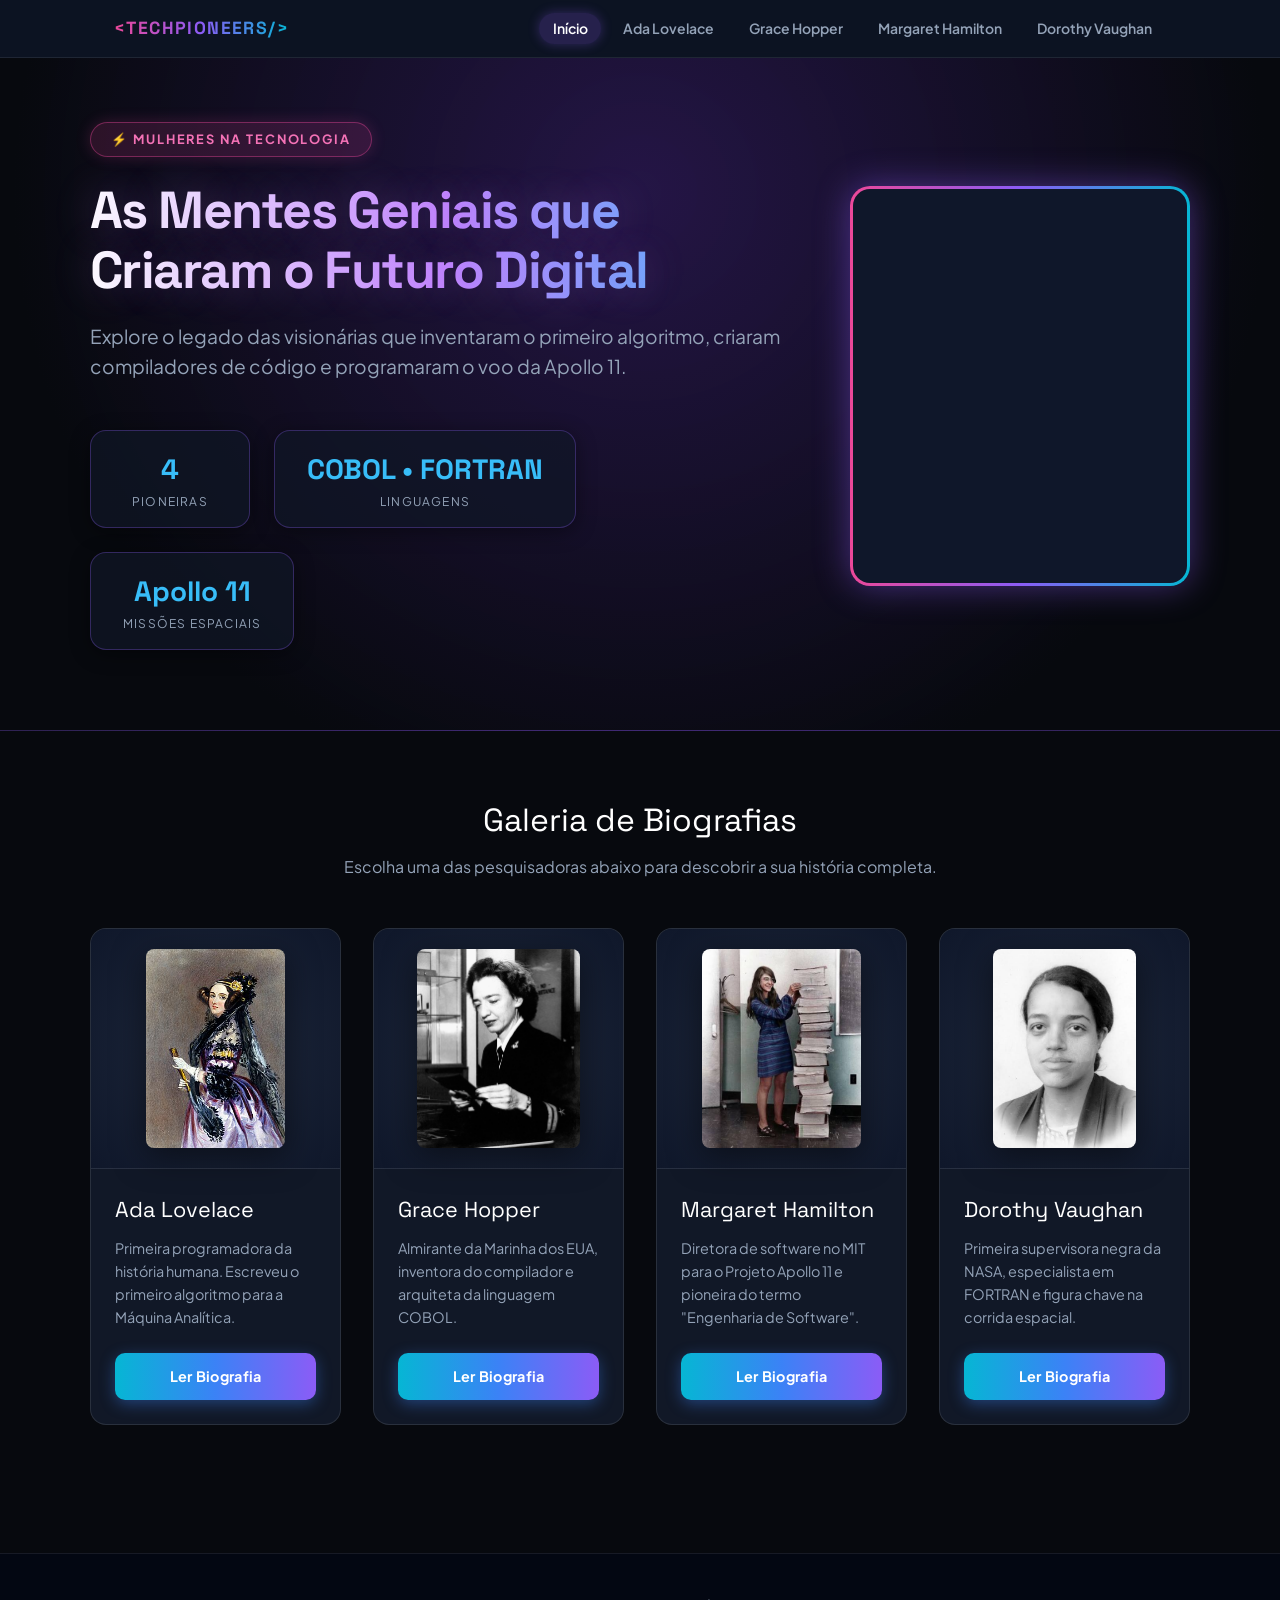
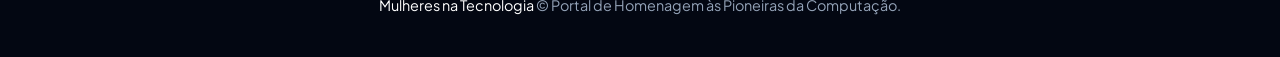
<file: index.html>
<!DOCTYPE html>
<html lang="pt-br">
<head>
    <meta charset="UTF-8">
    <meta name="viewport" content="width=device-width, initial-scale=1.0">
    <title>Mulheres na Tecnologia | Arquivo Histórico</title>
    <link rel="stylesheet" href="reset.css">
    <link rel="stylesheet" href="style.css">
</head>
<body>

    <!-- Barra Superior -->
    <header class="top-bar">
        <div class="top-bar-container">
            <a href="index.html" class="top-brand">&lt;TechPioneers/&gt;</a>
            <nav class="main-nav">
                <ul>
                    <li><a href="index.html" class="active">Início</a></li>
                    <li><a href="ada.html">Ada Lovelace</a></li>
                    <li><a href="grace.html">Grace Hopper</a></li>
                    <li><a href="margareth.html">Margaret Hamilton</a></li>
                    <li><a href="dorothy.html">Dorothy Vaughan</a></li>
                </ul>
            </nav>
        </div>
    </header>

    <!-- Hero Header com Carrossel em Looping ao Lado do Texto -->
    <section class="hero-header">
        <div class="hero-container">
            <div class="hero-content-wrapper">
                
                <!-- Lado Esquerdo: Texto e Métricas -->
                <div class="hero-text-side">
                    <span class="hero-tag">&#x26A1; Mulheres na Tecnologia</span>
                    <h1 class="hero-title">As Mentes Geniais que Criaram o Futuro Digital</h1>
                    <p class="hero-subtitle">
                        Explore o legado das visionárias que inventaram o primeiro algoritmo, criaram compiladores de código e programaram o voo da Apollo 11.
                    </p>
                    
                    <div class="hero-stats">
                        <div class="stat-item">
                            <span class="stat-number">4</span>
                            <span class="stat-label">Pioneiras</span>
                        </div>
                        <div class="stat-item">
                            <span class="stat-number">COBOL &bull; FORTRAN</span>
                            <span class="stat-label">Linguagens</span>
                        </div>
                        <div class="stat-item">
                            <span class="stat-number">Apollo 11</span>
                            <span class="stat-label">Missões Espaciais</span>
                        </div>
                    </div>
                </div>

                <!-- Lado Direito: Carrossel de Imagens em Looping -->
                <div class="carousel-box">
                    <div class="carousel-inner">
                        <img src="Ada_Lovelace_portrait.jpg" alt="Ada Lovelace" class="carousel-slide">
                        <img src="Grace-Murray-Hopper-Bureau-of-Ordnance-Computation-1946.webp" alt="Grace Hopper" class="carousel-slide">
                        <img src="images (1).jpeg" alt="Margaret Hamilton" class="carousel-slide">
                        <img src="images.jpeg" alt="Dorothy Vaughan" class="carousel-slide">
                    </div>
                </div>

            </div>
        </div>
    </section>

    <!-- Catálogo de Cartões -->
    <main class="page-container">
        <h2 class="section-title">Galeria de Biografias</h2>
        <p class="section-desc">Escolha uma das pesquisadoras abaixo para descobrir a sua história completa.</p>

        <div class="cards-grid">
            <article class="card-person">
                <div class="card-img-wrapper">
                    <img src="Ada_Lovelace_portrait.jpg" alt="Ada Lovelace" class="card-img">
                </div>
                <div class="card-body">
                    <h3>Ada Lovelace</h3>
                    <p>Primeira programadora da história humana. Escreveu o primeiro algoritmo para a Máquina Analítica.</p>
                    <a href="ada.html" class="btn-link">Ler Biografia</a>
                </div>
            </article>

            <article class="card-person">
                <div class="card-img-wrapper">
                    <img src="Grace-Murray-Hopper-Bureau-of-Ordnance-Computation-1946.webp" alt="Grace Murray Hopper" class="card-img">
                </div>
                <div class="card-body">
                    <h3>Grace Hopper</h3>
                    <p>Almirante da Marinha dos EUA, inventora do compilador e arquiteta da linguagem COBOL.</p>
                    <a href="grace.html" class="btn-link">Ler Biografia</a>
                </div>
            </article>

            <article class="card-person">
                <div class="card-img-wrapper">
                    <img src="images (1).jpeg" alt="Margaret Hamilton" class="card-img">
                </div>
                <div class="card-body">
                    <h3>Margaret Hamilton</h3>
                    <p>Diretora de software no MIT para o Projeto Apollo 11 e pioneira do termo "Engenharia de Software".</p>
                    <a href="margareth.html" class="btn-link">Ler Biografia</a>
                </div>
            </article>

            <article class="card-person">
                <div class="card-img-wrapper">
                    <img src="images.jpeg" alt="Dorothy Vaughan" class="card-img">
                </div>
                <div class="card-body">
                    <h3>Dorothy Vaughan</h3>
                    <p>Primeira supervisora negra da NASA, especialista em FORTRAN e figura chave na corrida espacial.</p>
                    <a href="dorothy.html" class="btn-link">Ler Biografia</a>
                </div>
            </article>
        </div>
    </main>

    <footer class="site-footer">
        <p><strong>Mulheres na Tecnologia</strong> &copy; Portal de Homenagem às Pioneiras da Computação.</p>
    </footer>

</body>
</html>
</file>
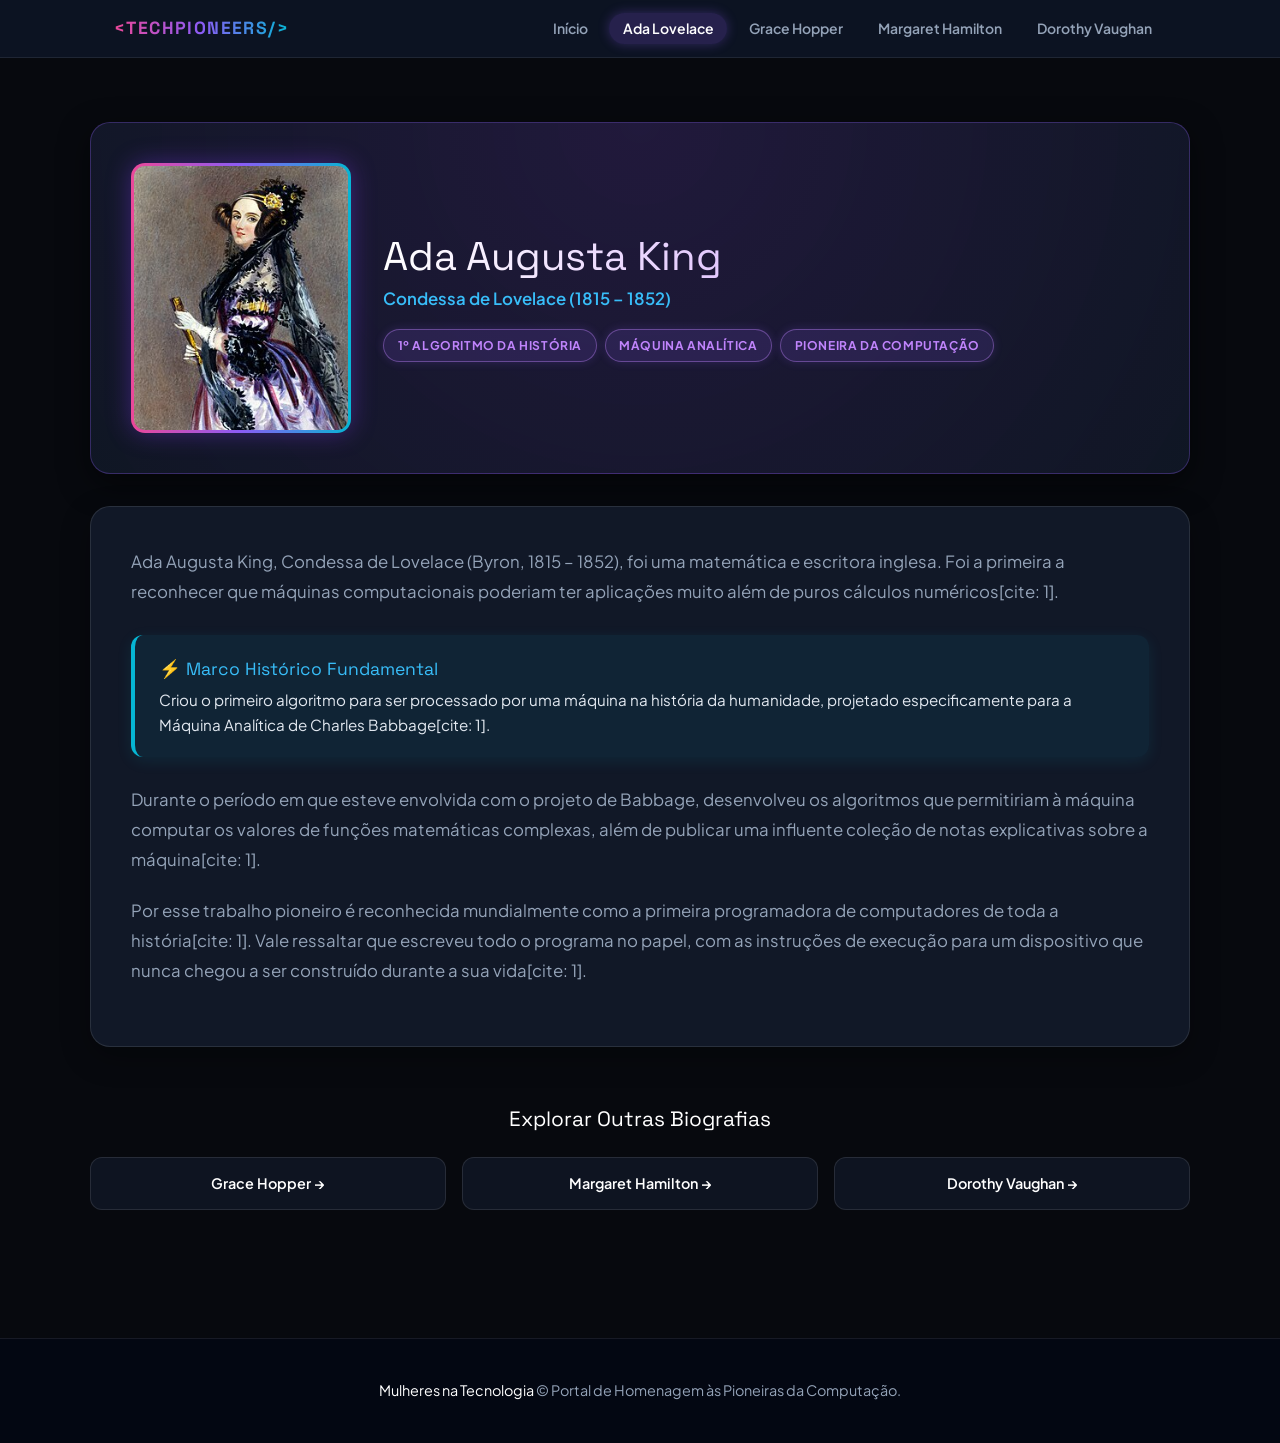
<file: ada.html>
<!DOCTYPE html>
<html lang="pt-br">
<head>
    <meta charset="UTF-8">
    <meta name="viewport" content="width=device-width, initial-scale=1.0">
    <title>Ada Lovelace | TechPioneers</title>
    <link rel="stylesheet" href="reset.css">
    <link rel="stylesheet" href="style.css">
</head>
<body>

    <header class="top-bar">
        <div class="top-bar-container">
            <a href="index.html" class="top-brand">&lt;TechPioneers/&gt;</a>
            <nav class="main-nav">
                <ul>
                    <li><a href="index.html">Início</a></li>
                    <li><a href="ada.html" class="active">Ada Lovelace</a></li>
                    <li><a href="grace.html">Grace Hopper</a></li>
                    <li><a href="margareth.html">Margaret Hamilton</a></li>
                    <li><a href="dorothy.html">Dorothy Vaughan</a></li>
                </ul>
            </nav>
        </div>
    </header>

    <main class="page-container">

        <!-- Hero Card do Perfil -->
        <div class="bio-hero">
            <div class="avatar-wrapper">
                <img src="Ada_Lovelace_portrait.jpg" alt="Ada Lovelace" class="profile-avatar-img">
            </div>
            <div class="bio-meta">
                <h1>Ada Augusta King</h1>
                <p class="bio-subtitle">Condessa de Lovelace (1815 &ndash; 1852)</p>
                <div class="badges">
                    <span class="badge-neon">1º Algoritmo da História</span>
                    <span class="badge-neon">Máquina Analítica</span>
                    <span class="badge-neon">Pioneira da Computação</span>
                </div>
            </div>
        </div>

        <!-- Conteúdo Biográfico detalhado -->
        <article class="bio-article">
            <p class="bio-paragraph">Ada Augusta King, Condessa de Lovelace (Byron, 1815 – 1852), foi uma matemática e escritora inglesa. Foi a primeira a reconhecer que máquinas computacionais poderiam ter aplicações muito além de puros cálculos numéricos[cite: 1].</p>

            <div class="highlight-box">
                <h3>&#x26A1; Marco Histórico Fundamental</h3>
                <p>Criou o primeiro algoritmo para ser processado por uma máquina na história da humanidade, projetado especificamente para a Máquina Analítica de Charles Babbage[cite: 1].</p>
            </div>

            <p class="bio-paragraph">Durante o período em que esteve envolvida com o projeto de Babbage, desenvolveu os algoritmos que permitiriam à máquina computar os valores de funções matemáticas complexas, além de publicar uma influente coleção de notas explicativas sobre a máquina[cite: 1].</p>

            <p class="bio-paragraph">Por esse trabalho pioneiro é reconhecida mundialmente como a primeira programadora de computadores de toda a história[cite: 1]. Vale ressaltar que escreveu todo o programa no papel, com as instruções de execução para um dispositivo que nunca chegou a ser construído durante a sua vida[cite: 1].</p>
        </article>

        <!-- Navegação Cruzada -->
        <section class="nav-other-pioneers">
            <h3 class="nav-other-title">Explorar Outras Biografias</h3>
            <div class="pioneers-mini-grid">
                <a href="grace.html" class="mini-card">Grace Hopper &rarr;</a>
                <a href="margareth.html" class="mini-card">Margaret Hamilton &rarr;</a>
                <a href="dorothy.html" class="mini-card">Dorothy Vaughan &rarr;</a>
            </div>
        </section>

    </main>

    <footer class="site-footer">
        <p><strong>Mulheres na Tecnologia</strong> &copy; Portal de Homenagem às Pioneiras da Computação.</p>
    </footer>

</body>
</html>
</file>
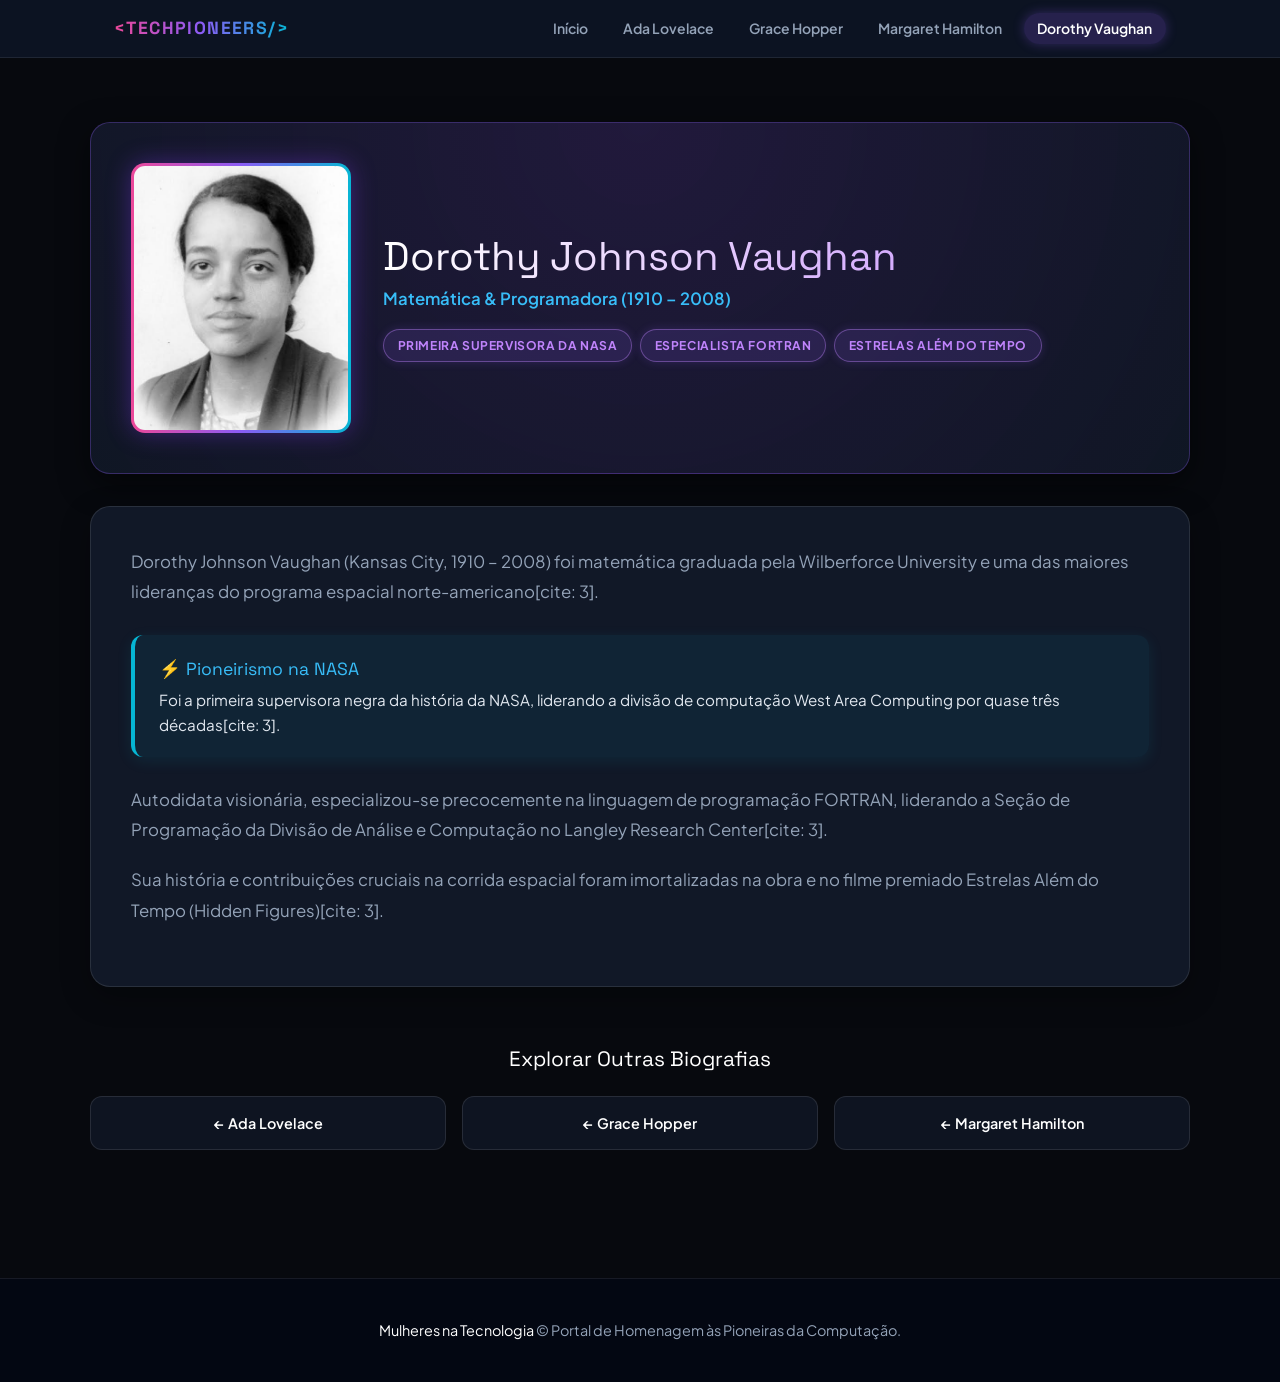
<file: dorothy.html>
<!DOCTYPE html>
<html lang="pt-br">
<head>
    <meta charset="UTF-8">
    <meta name="viewport" content="width=device-width, initial-scale=1.0">
    <title>Dorothy Vaughan | TechPioneers</title>
    <link rel="stylesheet" href="reset.css">
    <link rel="stylesheet" href="style.css">
</head>
<body>

    <header class="top-bar">
        <div class="top-bar-container">
            <a href="index.html" class="top-brand">&lt;TechPioneers/&gt;</a>
            <nav class="main-nav">
                <ul>
                    <li><a href="index.html">Início</a></li>
                    <li><a href="ada.html">Ada Lovelace</a></li>
                    <li><a href="grace.html">Grace Hopper</a></li>
                    <li><a href="margareth.html">Margaret Hamilton</a></li>
                    <li><a href="dorothy.html" class="active">Dorothy Vaughan</a></li>
                </ul>
            </nav>
        </div>
    </header>

    <main class="page-container">

        <div class="bio-hero">
            <div class="avatar-wrapper">
                <img src="images.jpeg" alt="Dorothy Johnson Vaughan" class="profile-avatar-img">
            </div>
            <div class="bio-meta">
                <h1>Dorothy Johnson Vaughan</h1>
                <p class="bio-subtitle">Matemática &amp; Programadora (1910 &ndash; 2008)</p>
                <div class="badges">
                    <span class="badge-neon">Primeira Supervisora da NASA</span>
                    <span class="badge-neon">Especialista FORTRAN</span>
                    <span class="badge-neon">Estrelas Além do Tempo</span>
                </div>
            </div>
        </div>

        <article class="bio-article">
            <p class="bio-paragraph">Dorothy Johnson Vaughan (Kansas City, 1910 – 2008) foi matemática graduada pela Wilberforce University e uma das maiores lideranças do programa espacial norte-americano[cite: 3].</p>

            <div class="highlight-box">
                <h3>&#x26A1; Pioneirismo na NASA</h3>
                <p>Foi a primeira supervisora negra da história da NASA, liderando a divisão de computação West Area Computing por quase três décadas[cite: 3].</p>
            </div>

            <p class="bio-paragraph">Autodidata visionária, especializou-se precocemente na linguagem de programação FORTRAN, liderando a Seção de Programação da Divisão de Análise e Computação no Langley Research Center[cite: 3].</p>

            <p class="bio-paragraph">Sua história e contribuições cruciais na corrida espacial foram imortalizadas na obra e no filme premiado <em>Estrelas Além do Tempo</em> (Hidden Figures)[cite: 3].</p>
        </article>

        <section class="nav-other-pioneers">
            <h3 class="nav-other-title">Explorar Outras Biografias</h3>
            <div class="pioneers-mini-grid">
                <a href="ada.html" class="mini-card">&larr; Ada Lovelace</a>
                <a href="grace.html" class="mini-card">&larr; Grace Hopper</a>
                <a href="margareth.html" class="mini-card">&larr; Margaret Hamilton</a>
            </div>
        </section>

    </main>

    <footer class="site-footer">
        <p><strong>Mulheres na Tecnologia</strong> &copy; Portal de Homenagem às Pioneiras da Computação.</p>
    </footer>

</body>
</html>
</file>
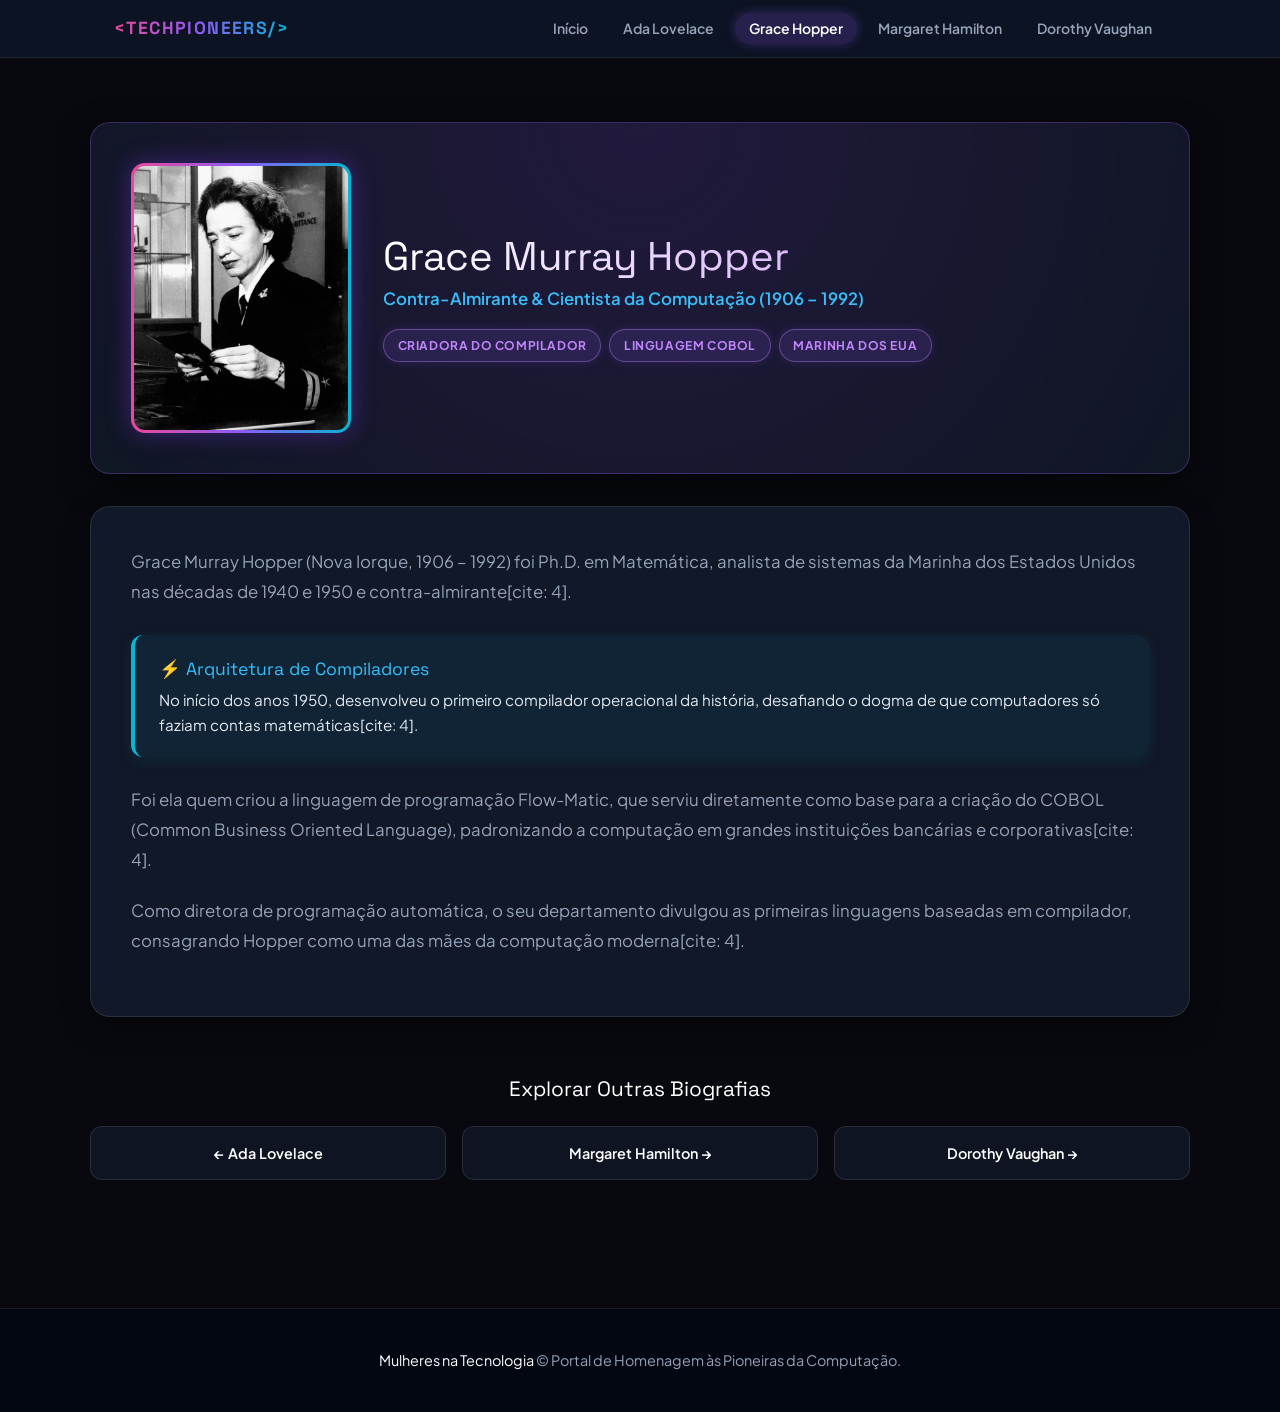
<file: grace.html>
<!DOCTYPE html>
<html lang="pt-br">
<head>
    <meta charset="UTF-8">
    <meta name="viewport" content="width=device-width, initial-scale=1.0">
    <title>Grace Hopper | TechPioneers</title>
    <link rel="stylesheet" href="reset.css">
    <link rel="stylesheet" href="style.css">
</head>
<body>

    <header class="top-bar">
        <div class="top-bar-container">
            <a href="index.html" class="top-brand">&lt;TechPioneers/&gt;</a>
            <nav class="main-nav">
                <ul>
                    <li><a href="index.html">Início</a></li>
                    <li><a href="ada.html">Ada Lovelace</a></li>
                    <li><a href="grace.html" class="active">Grace Hopper</a></li>
                    <li><a href="margareth.html">Margaret Hamilton</a></li>
                    <li><a href="dorothy.html">Dorothy Vaughan</a></li>
                </ul>
            </nav>
        </div>
    </header>

    <main class="page-container">

        <div class="bio-hero">
            <div class="avatar-wrapper">
                <img src="Grace-Murray-Hopper-Bureau-of-Ordnance-Computation-1946.webp" alt="Grace Murray Hopper" class="profile-avatar-img">
            </div>
            <div class="bio-meta">
                <h1>Grace Murray Hopper</h1>
                <p class="bio-subtitle">Contra-Almirante &amp; Cientista da Computação (1906 &ndash; 1992)</p>
                <div class="badges">
                    <span class="badge-neon">Criadora do Compilador</span>
                    <span class="badge-neon">Linguagem COBOL</span>
                    <span class="badge-neon">Marinha dos EUA</span>
                </div>
            </div>
        </div>

        <article class="bio-article">
            <p class="bio-paragraph">Grace Murray Hopper (Nova Iorque, 1906 – 1992) foi Ph.D. em Matemática, analista de sistemas da Marinha dos Estados Unidos nas décadas de 1940 e 1950 e contra-almirante[cite: 4].</p>

            <div class="highlight-box">
                <h3>&#x26A1; Arquitetura de Compiladores</h3>
                <p>No início dos anos 1950, desenvolveu o primeiro compilador operacional da história, desafiando o dogma de que computadores só faziam contas matemáticas[cite: 4].</p>
            </div>

            <p class="bio-paragraph">Foi ela quem criou a linguagem de programação Flow-Matic, que serviu diretamente como base para a criação do COBOL (Common Business Oriented Language), padronizando a computação em grandes instituições bancárias e corporativas[cite: 4].</p>

            <p class="bio-paragraph">Como diretora de programação automática, o seu departamento divulgou as primeiras linguagens baseadas em compilador, consagrando Hopper como uma das mães da computação moderna[cite: 4].</p>
        </article>

        <section class="nav-other-pioneers">
            <h3 class="nav-other-title">Explorar Outras Biografias</h3>
            <div class="pioneers-mini-grid">
                <a href="ada.html" class="mini-card">&larr; Ada Lovelace</a>
                <a href="margareth.html" class="mini-card">Margaret Hamilton &rarr;</a>
                <a href="dorothy.html" class="mini-card">Dorothy Vaughan &rarr;</a>
            </div>
        </section>

    </main>

    <footer class="site-footer">
        <p><strong>Mulheres na Tecnologia</strong> &copy; Portal de Homenagem às Pioneiras da Computação.</p>
    </footer>

</body>
</html>
</file>
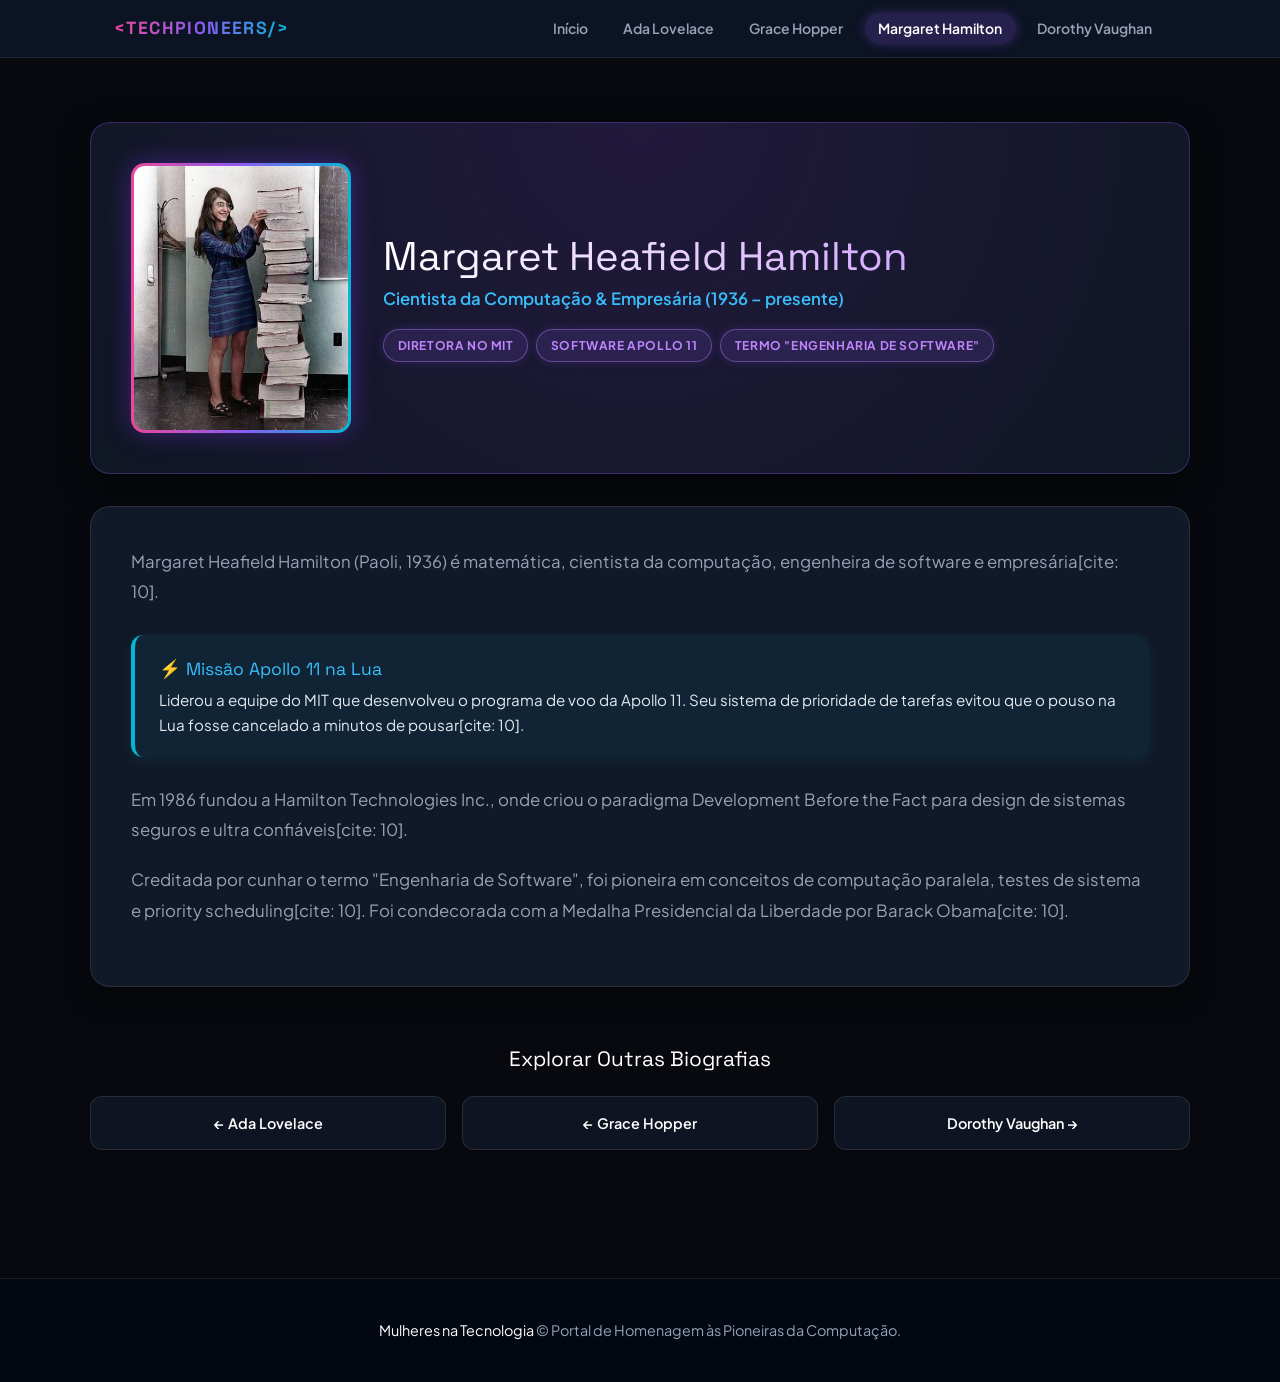
<file: margareth.html>
<!DOCTYPE html>
<html lang="pt-br">
<head>
    <meta charset="UTF-8">
    <meta name="viewport" content="width=device-width, initial-scale=1.0">
    <title>Margaret Hamilton | TechPioneers</title>
    <link rel="stylesheet" href="reset.css">
    <link rel="stylesheet" href="style.css">
</head>
<body>

    <header class="top-bar">
        <div class="top-bar-container">
            <a href="index.html" class="top-brand">&lt;TechPioneers/&gt;</a>
            <nav class="main-nav">
                <ul>
                    <li><a href="index.html">Início</a></li>
                    <li><a href="ada.html">Ada Lovelace</a></li>
                    <li><a href="grace.html">Grace Hopper</a></li>
                    <li><a href="margareth.html" class="active">Margaret Hamilton</a></li>
                    <li><a href="dorothy.html">Dorothy Vaughan</a></li>
                </ul>
            </nav>
        </div>
    </header>

    <main class="page-container">

        <div class="bio-hero">
            <div class="avatar-wrapper">
                <img src="images (1).jpeg" alt="Margaret Hamilton com código Apollo 11" class="profile-avatar-img">
            </div>
            <div class="bio-meta">
                <h1>Margaret Heafield Hamilton</h1>
                <p class="bio-subtitle">Cientista da Computação &amp; Empresária (1936 &ndash; presente)</p>
                <div class="badges">
                    <span class="badge-neon">Diretora no MIT</span>
                    <span class="badge-neon">Software Apollo 11</span>
                    <span class="badge-neon">Termo "Engenharia de Software"</span>
                </div>
            </div>
        </div>

        <article class="bio-article">
            <p class="bio-paragraph">Margaret Heafield Hamilton (Paoli, 1936) é matemática, cientista da computação, engenheira de software e empresária[cite: 10].</p>

            <div class="highlight-box">
                <h3>&#x26A1; Missão Apollo 11 na Lua</h3>
                <p>Liderou a equipe do MIT que desenvolveu o programa de voo da Apollo 11. Seu sistema de prioridade de tarefas evitou que o pouso na Lua fosse cancelado a minutos de pousar[cite: 10].</p>
            </div>

            <p class="bio-paragraph">Em 1986 fundou a Hamilton Technologies Inc., onde criou o paradigma <em>Development Before the Fact</em> para design de sistemas seguros e ultra confiáveis[cite: 10].</p>

            <p class="bio-paragraph">Creditada por cunhar o termo "Engenharia de Software", foi pioneira em conceitos de computação paralela, testes de sistema e priority scheduling[cite: 10]. Foi condecorada com a Medalha Presidencial da Liberdade por Barack Obama[cite: 10].</p>
        </article>

        <section class="nav-other-pioneers">
            <h3 class="nav-other-title">Explorar Outras Biografias</h3>
            <div class="pioneers-mini-grid">
                <a href="ada.html" class="mini-card">&larr; Ada Lovelace</a>
                <a href="grace.html" class="mini-card">&larr; Grace Hopper</a>
                <a href="dorothy.html" class="mini-card">Dorothy Vaughan &rarr;</a>
            </div>
        </section>

    </main>

    <footer class="site-footer">
        <p><strong>Mulheres na Tecnologia</strong> &copy; Portal de Homenagem às Pioneiras da Computação.</p>
    </footer>

</body>
</html>
</file>
<file: style.css>
@import url('https://fonts.googleapis.com/css2?family=Plus+Jakarta+Sans:ital,wght@0,400;0,600;0,800;1,400&family=Space+Grotesk:wght@500;700&display=swap');

:root {
    --bg-dark: #07090e;
    --card-bg: #111827;
    --card-border: rgba(255, 255, 255, 0.1);
    --text-main: #f8fafc;
    --text-muted: #94a3b8;
    
    /* Cores Neons e Gradientes */
    --gradient-hero: linear-gradient(135deg, #4f46e5 0%, #7c3aed 50%, #d946ef 100%);
    --gradient-btn: linear-gradient(90deg, #06b6d4 0%, #3b82f6 50%, #8b5cf6 100%);
    --gradient-glow: linear-gradient(90deg, #ec4899, #8b5cf6, #06b6d4);
    
    --shadow-neon: 0 0 25px rgba(139, 92, 246, 0.35);
    --font-heading: 'Space Grotesk', sans-serif;
    --font-body: 'Plus Jakarta Sans', sans-serif;
}

* {
    box-sizing: border-box;
    margin: 0;
    padding: 0;
}

body {
    font-family: var(--font-body);
    background-color: var(--bg-dark);
    color: var(--text-main);
    line-height: 1.6;
    min-height: 100vh;
    display: flex;
    flex-direction: column;
    overflow-x: hidden;
}

/* 1. Header com Glassmorphism */
.top-bar {
    background: rgba(15, 23, 42, 0.75);
    backdrop-filter: blur(12px);
    -webkit-backdrop-filter: blur(12px);
    border-bottom: 1px solid rgba(255, 255, 255, 0.08);
    position: sticky;
    top: 0;
    z-index: 100;
}

.top-bar-container {
    max-width: 1100px;
    margin: 0 auto;
    padding: 0.9rem 1.5rem;
    display: flex;
    justify-content: space-between;
    align-items: center;
}

.top-brand {
    font-family: var(--font-heading);
    font-size: 1.1rem;
    font-weight: 700;
    text-transform: uppercase;
    letter-spacing: 0.08em;
    background: var(--gradient-glow);
    -webkit-background-clip: text;
    -webkit-text-fill-color: transparent;
}

.main-nav ul {
    display: flex;
    list-style: none;
    gap: 0.5rem;
    flex-wrap: wrap;
}

.main-nav a {
    color: var(--text-muted);
    text-decoration: none;
    font-size: 0.875rem;
    font-weight: 600;
    padding: 0.4rem 0.85rem;
    border-radius: 9999px;
    transition: all 0.25s ease;
}

.main-nav a:hover,
.main-nav a.active {
    color: #ffffff;
    background: rgba(139, 92, 246, 0.2);
    box-shadow: 0 0 12px rgba(139, 92, 246, 0.3);
}

/* 2. Hero Header Impactante */
.hero-header {
    position: relative;
    padding: 5rem 1.5rem 6rem 1.5rem;
    text-align: center;
    background: radial-gradient(circle at 50% 20%, rgba(124, 58, 237, 0.25) 0%, rgba(7, 9, 14, 1) 70%);
    border-bottom: 1px solid rgba(139, 92, 246, 0.3);
}

.hero-container {
    max-width: 900px;
    margin: 0 auto;
    position: relative;
    z-index: 2;
}

.hero-tag {
    display: inline-block;
    background: rgba(236, 72, 153, 0.15);
    color: #f472b6;
    border: 1px solid rgba(236, 72, 153, 0.4);
    font-size: 0.8rem;
    font-weight: 700;
    text-transform: uppercase;
    letter-spacing: 0.15em;
    padding: 0.4rem 1.25rem;
    border-radius: 9999px;
    margin-bottom: 1.5rem;
    box-shadow: 0 0 15px rgba(236, 72, 153, 0.2);
}

.hero-title {
    font-family: var(--font-heading);
    font-size: 3.25rem;
    font-weight: 700;
    line-height: 1.15;
    margin-bottom: 1.25rem;
    letter-spacing: -0.03em;
    background: linear-gradient(to right, #ffffff, #c084fc, #38bdf8);
    -webkit-background-clip: text;
    -webkit-text-fill-color: transparent;
    text-shadow: 0 0 40px rgba(192, 132, 252, 0.3);
}

.hero-subtitle {
    font-size: 1.2rem;
    color: var(--text-muted);
    max-width: 740px;
    margin: 0 auto 3rem auto;
}

/* Stats em Cards Néon */
.hero-stats {
    display: flex;
    justify-content: center;
    gap: 1.5rem;
    flex-wrap: wrap;
}

.stat-item {
    background: rgba(17, 24, 39, 0.7);
    border: 1px solid rgba(139, 92, 246, 0.3);
    padding: 1rem 2rem;
    border-radius: 16px;
    display: flex;
    flex-direction: column;
    align-items: center;
    min-width: 160px;
    box-shadow: 0 4px 20px rgba(0, 0, 0, 0.4);
    transition: transform 0.3s ease;
}

.stat-item:hover {
    transform: translateY(-4px);
    border-color: #c084fc;
    box-shadow: 0 0 20px rgba(192, 132, 252, 0.3);
}

.stat-number {
    font-family: var(--font-heading);
    font-size: 1.75rem;
    font-weight: 700;
    color: #38bdf8;
}

.stat-label {
    font-size: 0.75rem;
    color: var(--text-muted);
    text-transform: uppercase;
    letter-spacing: 0.1em;
}

/* 3. Grelha de Cartões */
.page-container {
    max-width: 1100px;
    width: 90%;
    margin: 4rem auto;
    flex: 1;
}

.section-title {
    font-family: var(--font-heading);
    font-size: 2rem;
    color: #ffffff;
    margin-bottom: 0.5rem;
    text-align: center;
}

.section-desc {
    color: var(--text-muted);
    font-size: 1rem;
    margin-bottom: 3rem;
    text-align: center;
}

.cards-grid {
    display: grid;
    grid-template-columns: repeat(auto-fit, minmax(250px, 1fr));
    gap: 2rem;
}

.card-person {
    background: var(--card-bg);
    border: 1px solid var(--card-border);
    border-radius: 16px;
    overflow: hidden;
    transition: all 0.3s cubic-bezier(0.4, 0, 0.2, 1);
    display: flex;
    flex-direction: column;
    position: relative;
}

.card-person:hover {
    transform: translateY(-8px);
    border-color: rgba(168, 85, 247, 0.6);
    box-shadow: var(--shadow-neon);
}

.card-img-wrapper {
    background: radial-gradient(circle, #1f293d 0%, #0f172a 100%);
    padding: 1.25rem;
    border-bottom: 1px solid var(--card-border);
    display: flex;
    justify-content: center;
    align-items: center;
    height: 240px;
}

.card-img {
    max-width: 100%;
    max-height: 100%;
    object-fit: contain;
    border-radius: 8px;
    filter: drop-shadow(0 8px 16px rgba(0,0,0,0.5));
    transition: transform 0.3s ease;
}

.card-person:hover .card-img {
    transform: scale(1.05);
}

.card-body {
    padding: 1.5rem;
    display: flex;
    flex-direction: column;
    flex: 1;
}

.card-body h3 {
    font-family: var(--font-heading);
    font-size: 1.35rem;
    color: #ffffff;
    margin-bottom: 0.6rem;
}

.card-body p {
    font-size: 0.9rem;
    color: var(--text-muted);
    margin-bottom: 1.5rem;
    flex: 1;
    line-height: 1.6;
}

/* Botão "Ler Biografia" Vibrante */
.btn-link {
    display: inline-block;
    background: var(--gradient-btn);
    color: #ffffff;
    text-decoration: none;
    font-size: 0.9rem;
    font-weight: 700;
    padding: 0.75rem 1.25rem;
    border-radius: 10px;
    text-align: center;
    letter-spacing: 0.02em;
    box-shadow: 0 4px 15px rgba(59, 130, 246, 0.4);
    transition: all 0.25s ease;
}

.btn-link:hover {
    transform: scale(1.02);
    box-shadow: 0 0 20px rgba(139, 92, 246, 0.7);
    filter: brightness(1.1);
}

/* 4. Rodapé */
.site-footer {
    background-color: #030712;
    color: var(--text-muted);
    border-top: 1px solid rgba(255, 255, 255, 0.08);
    padding: 2.5rem 1.5rem;
    font-size: 0.9rem;
    text-align: center;
    margin-top: 4rem;
}

.site-footer strong {
    color: #ffffff;
}

/* Responsividade */
@media (max-width: 768px) {
    /* ==========================================
   DESTAQUE EXPANDIDO PARA "MULHERES NA TECNOLOGIA"
   ========================================== */

.hero-title {
    font-family: var(--font-heading);
    margin-bottom: 1.5rem;
    line-height: 1.1;
}

/* Palavra em Maiúsculas com Néon e Tamanho Gigante */
.hero-main-highlight {
    display: block;
    font-size: 3.8rem;               /* Tamanho ampliado em grande destaque */
    font-weight: 800;
    text-transform: uppercase;
    letter-spacing: -0.02em;
    background: linear-gradient(90deg, #ec4899 0%, #a855f7 50%, #06b6d4 100%);
    -webkit-background-clip: text;
    -webkit-text-fill-color: transparent;
    filter: drop-shadow(0 0 35px rgba(236, 72, 153, 0.45));
    margin-bottom: 0.5rem;
}

/* Subtítulo complementar do H1 */
.hero-sub-title {
    display: block;
    font-size: 1.6rem;
    font-weight: 600;
    color: #e2e8f0;
    letter-spacing: -0.01em;
}

/* Ajustes de Redimensionamento em Ecrãs Menores */
@media (max-width: 850px) {
    .hero-main-highlight {
        font-size: 2.8rem;
    }
    .hero-sub-title {
        font-size: 1.3rem;
    }
}

@media (max-width: 480px) {
    .hero-main-highlight {
        font-size: 2.2rem;
    }
    .hero-sub-title {
        font-size: 1.1rem;
    }
}
    
    .hero-subtitle {
        font-size: 1rem;
    }

    .hero-stats {
        gap: 1rem;
    }

    .stat-item {
        min-width: 120px;
        padding: 0.75rem 1rem;
    }
}

/* ==========================================
   PÁGINAS BIOGRÁFICAS (CYBER / NEON STYLE)
   ========================================== */

/* Cartão do Perfil Hero */
.bio-hero {
    background: radial-gradient(circle at 50% 0%, rgba(139, 92, 246, 0.2) 0%, rgba(17, 24, 39, 0.9) 100%);
    border: 1px solid rgba(139, 92, 246, 0.3);
    border-radius: 20px;
    padding: 2.5rem;
    margin-bottom: 2rem;
    box-shadow: 0 10px 30px rgba(0, 0, 0, 0.5);
    display: grid;
    grid-template-columns: 1fr;
    gap: 2rem;
    align-items: center;
}

@media (min-width: 640px) {
    .bio-hero {
        grid-template-columns: 220px 1fr;
    }
}

/* Moldura Glow da Fotografia */
.avatar-wrapper {
    position: relative;
    width: 100%;
    max-width: 220px;
    height: 270px;
    margin: 0 auto;
    border-radius: 14px;
    padding: 3px;
    background: var(--gradient-glow);
    box-shadow: 0 0 25px rgba(124, 58, 237, 0.4);
}

.profile-avatar-img {
    width: 100%;
    height: 100%;
    object-fit: cover;
    border-radius: 11px;
    background-color: #0f172a;
    display: block;
}

.bio-meta h1 {
    font-family: var(--font-heading);
    font-size: 2.5rem;
    line-height: 1.15;
    margin-bottom: 0.4rem;
    background: linear-gradient(to right, #ffffff, #c084fc);
    -webkit-background-clip: text;
    -webkit-text-fill-color: transparent;
}

.bio-subtitle {
    color: #38bdf8;
    font-weight: 600;
    font-size: 1.05rem;
    margin-bottom: 1rem;
}

/* Badges Néon */
.badges {
    display: flex;
    flex-wrap: wrap;
    gap: 0.5rem;
    margin-top: 1rem;
}

.badge-neon {
    background: rgba(139, 92, 246, 0.15);
    color: #c084fc;
    border: 1px solid rgba(192, 132, 252, 0.4);
    font-size: 0.75rem;
    font-weight: 700;
    padding: 0.35rem 0.85rem;
    border-radius: 9999px;
    text-transform: uppercase;
    letter-spacing: 0.05em;
    box-shadow: 0 0 10px rgba(139, 92, 246, 0.2);
}

/* Bloco Destaque / Callout Box */
.highlight-box {
    background: rgba(6, 182, 212, 0.08);
    border-left: 4px solid #06b6d4;
    border-radius: 12px;
    padding: 1.25rem 1.5rem;
    margin: 1.75rem 0;
    box-shadow: 0 4px 15px rgba(6, 182, 212, 0.1);
}

.highlight-box h3 {
    font-family: var(--font-heading);
    color: #38bdf8;
    font-size: 1.1rem;
    margin-bottom: 0.3rem;
}

.highlight-box p {
    color: #e2e8f0;
    font-size: 0.95rem;
    margin-bottom: 0;
}

/* Content Container Biográfico */
.bio-article {
    background: var(--card-bg);
    border: 1px solid var(--card-border);
    border-radius: 20px;
    padding: 2.5rem;
    box-shadow: 0 10px 30px rgba(0, 0, 0, 0.3);
}

.bio-paragraph {
    font-size: 1.05rem;
    color: var(--text-muted);
    margin-bottom: 1.25rem;
    line-height: 1.8;
}

/* Navegação Inferior entre Pesquisadoras */
.nav-other-pioneers {
    margin-top: 3.5rem;
}

.nav-other-title {
    font-family: var(--font-heading);
    font-size: 1.3rem;
    color: #ffffff;
    margin-bottom: 1.25rem;
    text-align: center;
}

.pioneers-mini-grid {
    display: grid;
    grid-template-columns: repeat(auto-fit, minmax(180px, 1fr));
    gap: 1rem;
}

.mini-card {
    background: rgba(17, 24, 39, 0.8);
    border: 1px solid var(--card-border);
    border-radius: 12px;
    padding: 0.9rem;
    text-decoration: none;
    color: #ffffff;
    text-align: center;
    font-weight: 600;
    font-size: 0.9rem;
    transition: all 0.25s ease;
    display: block;
}

.mini-card:hover {
    border-color: #38bdf8;
    transform: translateY(-3px);
    box-shadow: 0 0 15px rgba(56, 189, 248, 0.3);
    color: #38bdf8;
}

.hero-header {
    position: relative;
    padding: 4rem 1.5rem 5rem 1.5rem;
    background: radial-gradient(circle at 50% 20%, rgba(124, 58, 237, 0.25) 0%, rgba(7, 9, 14, 1) 75%);
    border-bottom: 1px solid rgba(139, 92, 246, 0.3);
}

.hero-container {
    max-width: 1100px;
    margin: 0 auto;
}

/* Layout lado a lado (Texto + Carrossel) */
.hero-content-wrapper {
    display: grid;
    grid-template-columns: 1fr;
    gap: 3rem;
    align-items: center;
    text-align: center;
}

@media (min-width: 850px) {
    .hero-content-wrapper {
        grid-template-columns: 1fr 340px;
        text-align: left;
    }

    .hero-subtitle {
        margin-left: 0;
    }

    .hero-stats {
        justify-content: flex-start;
    }
}

/* Moldura Glow Néon do Carrossel */
.carousel-box {
    position: relative;
    width: 100%;
    max-width: 340px;
    height: 400px;
    margin: 0 auto;
    border-radius: 20px;
    padding: 3px;
    background: var(--gradient-glow);
    box-shadow: 0 0 35px rgba(139, 92, 246, 0.45);
}

.carousel-inner {
    position: relative;
    width: 100%;
    height: 100%;
    border-radius: 17px;
    overflow: hidden;
    background-color: #0f172a;
}

/* Animação das Imagens em Looping Infinito */
.carousel-slide {
    position: absolute;
    top: 0;
    left: 0;
    width: 100%;
    height: 100%;
    object-fit: contain;
    padding: 1rem;
    opacity: 0;
    animation: imageLoop 16s infinite ease-in-out;
}

/* Delays para alternar as 4 imagens (4 segundos para cada) */
.carousel-slide:nth-child(1) { animation-delay: 0s; }
.carousel-slide:nth-child(2) { animation-delay: 4s; }
.carousel-slide:nth-child(3) { animation-delay: 8s; }
.carousel-slide:nth-child(4) { animation-delay: 12s; }

@keyframes imageLoop {
    0% {
        opacity: 0;
        transform: scale(1.04);
    }
    5% {
        opacity: 1;
        transform: scale(1);
    }
    25% {
        opacity: 1;
        transform: scale(1);
    }
    30% {
        opacity: 0;
        transform: scale(0.96);
    }
    100% {
        opacity: 0;
    }
}
</file>
